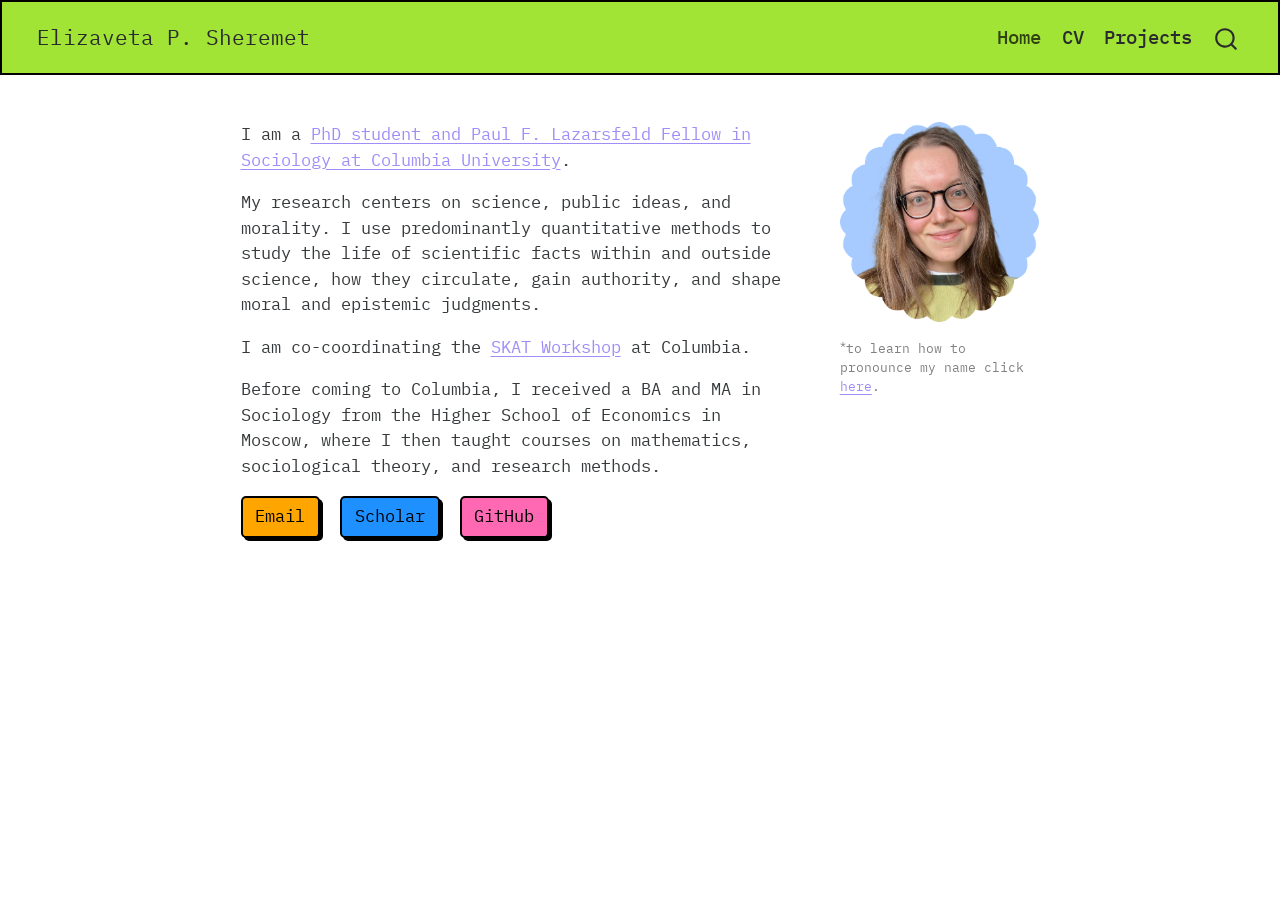
<file: index.html>
<!DOCTYPE html>
<html xmlns="http://www.w3.org/1999/xhtml" lang="en" xml:lang="en"><head>

<meta charset="utf-8">
<meta name="generator" content="quarto-1.8.25">

<meta name="viewport" content="width=device-width, initial-scale=1.0, user-scalable=yes">


<title>Elizaveta P. Sheremet</title>
<style>
code{white-space: pre-wrap;}
span.smallcaps{font-variant: small-caps;}
div.columns{display: flex; gap: min(4vw, 1.5em);}
div.column{flex: auto; overflow-x: auto;}
div.hanging-indent{margin-left: 1.5em; text-indent: -1.5em;}
ul.task-list{list-style: none;}
ul.task-list li input[type="checkbox"] {
  width: 0.8em;
  margin: 0 0.8em 0.2em -1em; /* quarto-specific, see https://github.com/quarto-dev/quarto-cli/issues/4556 */ 
  vertical-align: middle;
}
</style>


<script src="site_libs/quarto-nav/quarto-nav.js"></script>
<script src="site_libs/quarto-nav/headroom.min.js"></script>
<script src="site_libs/clipboard/clipboard.min.js"></script>
<script src="site_libs/quarto-search/autocomplete.umd.js"></script>
<script src="site_libs/quarto-search/fuse.min.js"></script>
<script src="site_libs/quarto-search/quarto-search.js"></script>
<meta name="quarto:offset" content="./">
<link href="./favicon.ico" rel="icon">
<script src="site_libs/quarto-html/quarto.js" type="module"></script>
<script src="site_libs/quarto-html/tabsets/tabsets.js" type="module"></script>
<script src="site_libs/quarto-html/axe/axe-check.js" type="module"></script>
<script src="site_libs/quarto-html/popper.min.js"></script>
<script src="site_libs/quarto-html/tippy.umd.min.js"></script>
<script src="site_libs/quarto-html/anchor.min.js"></script>
<link href="site_libs/quarto-html/tippy.css" rel="stylesheet">
<link href="site_libs/quarto-html/quarto-syntax-highlighting-7b89279ff1a6dce999919e0e67d4d9ec.css" rel="stylesheet" id="quarto-text-highlighting-styles">
<script src="site_libs/bootstrap/bootstrap.min.js"></script>
<link href="site_libs/bootstrap/bootstrap-icons.css" rel="stylesheet">
<link href="site_libs/bootstrap/bootstrap-4eac4ff48088df98a151ddc6c1bdc7be.min.css" rel="stylesheet" append-hash="true" id="quarto-bootstrap" data-mode="light">
<script id="quarto-search-options" type="application/json">{
  "location": "navbar",
  "copy-button": false,
  "collapse-after": 3,
  "panel-placement": "end",
  "type": "overlay",
  "limit": 50,
  "keyboard-shortcut": [
    "f",
    "/",
    "s"
  ],
  "show-item-context": false,
  "language": {
    "search-no-results-text": "No results",
    "search-matching-documents-text": "matching documents",
    "search-copy-link-title": "Copy link to search",
    "search-hide-matches-text": "Hide additional matches",
    "search-more-match-text": "more match in this document",
    "search-more-matches-text": "more matches in this document",
    "search-clear-button-title": "Clear",
    "search-text-placeholder": "",
    "search-detached-cancel-button-title": "Cancel",
    "search-submit-button-title": "Submit",
    "search-label": "Search"
  }
}</script>
<meta name="google-site-verification" content="LUNtEe6tqJb_b_7XhsqfOBfBvBgoexMT283a1C5HyC0">


</head>

<body class="nav-fixed fullcontent quarto-light">

<div id="quarto-search-results"></div>
  <header id="quarto-header" class="headroom fixed-top">
    <nav class="navbar navbar-expand-lg " data-bs-theme="dark">
      <div class="navbar-container container-fluid">
      <div class="navbar-brand-container mx-auto">
    <a href="./index.html" class="navbar-brand navbar-brand-logo">
    </a>
    <a class="navbar-brand" href="./index.html">
    <span class="navbar-title">Elizaveta P. Sheremet</span>
    </a>
  </div>
            <div id="quarto-search" class="" title="Search"></div>
          <button class="navbar-toggler" type="button" data-bs-toggle="collapse" data-bs-target="#navbarCollapse" aria-controls="navbarCollapse" role="menu" aria-expanded="false" aria-label="Toggle navigation" onclick="if (window.quartoToggleHeadroom) { window.quartoToggleHeadroom(); }">
  <span class="navbar-toggler-icon"></span>
</button>
          <div class="collapse navbar-collapse" id="navbarCollapse">
            <ul class="navbar-nav navbar-nav-scroll ms-auto">
  <li class="nav-item">
    <a class="nav-link active" href="./index.html" aria-current="page"> 
<span class="menu-text">Home</span></a>
  </li>  
  <li class="nav-item">
    <a class="nav-link" href="./cv.html"> 
<span class="menu-text">CV</span></a>
  </li>  
  <li class="nav-item">
    <a class="nav-link" href="./projects.html"> 
<span class="menu-text">Projects</span></a>
  </li>  
</ul>
          </div> <!-- /navcollapse -->
            <div class="quarto-navbar-tools">
</div>
      </div> <!-- /container-fluid -->
    </nav>
</header>
<!-- content -->
<div id="quarto-content" class="quarto-container page-columns page-rows-contents page-layout-article page-navbar">
<!-- sidebar -->
<!-- margin-sidebar -->
    
<!-- main -->
<main class="content" id="quarto-document-content"><header id="title-block-header" class="quarto-title-block"></header>




<div class="columns">
<div class="column" style="width:70%;">
<p>I am a <a href="https://sociology.columbia.edu/content/elizaveta-sheremet">PhD student and Paul F. Lazarsfeld Fellow in Sociology at Columbia University</a>.</p>
<p>My research centers on science, public ideas, and morality. I use predominantly quantitative methods to study the life of scientific facts within and outside science, how they circulate, gain authority, and shape moral and epistemic judgments.</p>
<p>I am co-coordinating the <a href="https://trustcollaboratory.org/skat">SKAT Workshop</a> at Columbia.</p>
<p>Before coming to Columbia, I received a BA and MA in Sociology from the Higher School of Economics in Moscow, where I then taught courses on mathematics, sociological theory, and research methods.</p>
</div><div class="column" style="width:5%;">

</div><div class="column" style="width:25%;">
<p><img src="images/liza2.png" class="img-fluid"></p>
<div style="font-size: 75%; color: gray">
<p><sup>*</sup>to learn how to pronounce my name click <a href="https://www.youtube.com/watch?v=aAJ85JwIzxk&amp;t=17s">here</a>.</p>
</div>
</div>
</div>
<div class="d-flex gap-3 flex-wrap">
<p><a class="btn btn-orange" href="mailto:es4132@columbia.edu" role="button"> Email </a></p>
<p><a class="btn btn-blue" href="https://scholar.google.com/citations?user=Q6bDMIllIEoC&amp;hl=en" target="_blank" role="button"> Scholar </a></p>
<p><a class="btn btn-pink" href="https://github.com/lisheremet" target="_blank" role="button"> GitHub </a></p>
</div>



</main> <!-- /main -->
<script id="quarto-html-after-body" type="application/javascript">
  window.document.addEventListener("DOMContentLoaded", function (event) {
    const icon = "";
    const anchorJS = new window.AnchorJS();
    anchorJS.options = {
      placement: 'right',
      icon: icon
    };
    anchorJS.add('.anchored');
    const isCodeAnnotation = (el) => {
      for (const clz of el.classList) {
        if (clz.startsWith('code-annotation-')) {                     
          return true;
        }
      }
      return false;
    }
    const onCopySuccess = function(e) {
      // button target
      const button = e.trigger;
      // don't keep focus
      button.blur();
      // flash "checked"
      button.classList.add('code-copy-button-checked');
      var currentTitle = button.getAttribute("title");
      button.setAttribute("title", "Copied!");
      let tooltip;
      if (window.bootstrap) {
        button.setAttribute("data-bs-toggle", "tooltip");
        button.setAttribute("data-bs-placement", "left");
        button.setAttribute("data-bs-title", "Copied!");
        tooltip = new bootstrap.Tooltip(button, 
          { trigger: "manual", 
            customClass: "code-copy-button-tooltip",
            offset: [0, -8]});
        tooltip.show();    
      }
      setTimeout(function() {
        if (tooltip) {
          tooltip.hide();
          button.removeAttribute("data-bs-title");
          button.removeAttribute("data-bs-toggle");
          button.removeAttribute("data-bs-placement");
        }
        button.setAttribute("title", currentTitle);
        button.classList.remove('code-copy-button-checked');
      }, 1000);
      // clear code selection
      e.clearSelection();
    }
    const getTextToCopy = function(trigger) {
      const outerScaffold = trigger.parentElement.cloneNode(true);
      const codeEl = outerScaffold.querySelector('code');
      for (const childEl of codeEl.children) {
        if (isCodeAnnotation(childEl)) {
          childEl.remove();
        }
      }
      return codeEl.innerText;
    }
    const clipboard = new window.ClipboardJS('.code-copy-button:not([data-in-quarto-modal])', {
      text: getTextToCopy
    });
    clipboard.on('success', onCopySuccess);
    if (window.document.getElementById('quarto-embedded-source-code-modal')) {
      const clipboardModal = new window.ClipboardJS('.code-copy-button[data-in-quarto-modal]', {
        text: getTextToCopy,
        container: window.document.getElementById('quarto-embedded-source-code-modal')
      });
      clipboardModal.on('success', onCopySuccess);
    }
      var localhostRegex = new RegExp(/^(?:http|https):\/\/localhost\:?[0-9]*\//);
      var mailtoRegex = new RegExp(/^mailto:/);
        var filterRegex = new RegExp("https:\/\/lisheremet\.github\.io");
      var isInternal = (href) => {
          return filterRegex.test(href) || localhostRegex.test(href) || mailtoRegex.test(href);
      }
      // Inspect non-navigation links and adorn them if external
     var links = window.document.querySelectorAll('a[href]:not(.nav-link):not(.navbar-brand):not(.toc-action):not(.sidebar-link):not(.sidebar-item-toggle):not(.pagination-link):not(.no-external):not([aria-hidden]):not(.dropdown-item):not(.quarto-navigation-tool):not(.about-link)');
      for (var i=0; i<links.length; i++) {
        const link = links[i];
        if (!isInternal(link.href)) {
          // undo the damage that might have been done by quarto-nav.js in the case of
          // links that we want to consider external
          if (link.dataset.originalHref !== undefined) {
            link.href = link.dataset.originalHref;
          }
        }
      }
    function tippyHover(el, contentFn, onTriggerFn, onUntriggerFn) {
      const config = {
        allowHTML: true,
        maxWidth: 500,
        delay: 100,
        arrow: false,
        appendTo: function(el) {
            return el.parentElement;
        },
        interactive: true,
        interactiveBorder: 10,
        theme: 'quarto',
        placement: 'bottom-start',
      };
      if (contentFn) {
        config.content = contentFn;
      }
      if (onTriggerFn) {
        config.onTrigger = onTriggerFn;
      }
      if (onUntriggerFn) {
        config.onUntrigger = onUntriggerFn;
      }
      window.tippy(el, config); 
    }
    const noterefs = window.document.querySelectorAll('a[role="doc-noteref"]');
    for (var i=0; i<noterefs.length; i++) {
      const ref = noterefs[i];
      tippyHover(ref, function() {
        // use id or data attribute instead here
        let href = ref.getAttribute('data-footnote-href') || ref.getAttribute('href');
        try { href = new URL(href).hash; } catch {}
        const id = href.replace(/^#\/?/, "");
        const note = window.document.getElementById(id);
        if (note) {
          return note.innerHTML;
        } else {
          return "";
        }
      });
    }
    const xrefs = window.document.querySelectorAll('a.quarto-xref');
    const processXRef = (id, note) => {
      // Strip column container classes
      const stripColumnClz = (el) => {
        el.classList.remove("page-full", "page-columns");
        if (el.children) {
          for (const child of el.children) {
            stripColumnClz(child);
          }
        }
      }
      stripColumnClz(note)
      if (id === null || id.startsWith('sec-')) {
        // Special case sections, only their first couple elements
        const container = document.createElement("div");
        if (note.children && note.children.length > 2) {
          container.appendChild(note.children[0].cloneNode(true));
          for (let i = 1; i < note.children.length; i++) {
            const child = note.children[i];
            if (child.tagName === "P" && child.innerText === "") {
              continue;
            } else {
              container.appendChild(child.cloneNode(true));
              break;
            }
          }
          if (window.Quarto?.typesetMath) {
            window.Quarto.typesetMath(container);
          }
          return container.innerHTML
        } else {
          if (window.Quarto?.typesetMath) {
            window.Quarto.typesetMath(note);
          }
          return note.innerHTML;
        }
      } else {
        // Remove any anchor links if they are present
        const anchorLink = note.querySelector('a.anchorjs-link');
        if (anchorLink) {
          anchorLink.remove();
        }
        if (window.Quarto?.typesetMath) {
          window.Quarto.typesetMath(note);
        }
        if (note.classList.contains("callout")) {
          return note.outerHTML;
        } else {
          return note.innerHTML;
        }
      }
    }
    for (var i=0; i<xrefs.length; i++) {
      const xref = xrefs[i];
      tippyHover(xref, undefined, function(instance) {
        instance.disable();
        let url = xref.getAttribute('href');
        let hash = undefined; 
        if (url.startsWith('#')) {
          hash = url;
        } else {
          try { hash = new URL(url).hash; } catch {}
        }
        if (hash) {
          const id = hash.replace(/^#\/?/, "");
          const note = window.document.getElementById(id);
          if (note !== null) {
            try {
              const html = processXRef(id, note.cloneNode(true));
              instance.setContent(html);
            } finally {
              instance.enable();
              instance.show();
            }
          } else {
            // See if we can fetch this
            fetch(url.split('#')[0])
            .then(res => res.text())
            .then(html => {
              const parser = new DOMParser();
              const htmlDoc = parser.parseFromString(html, "text/html");
              const note = htmlDoc.getElementById(id);
              if (note !== null) {
                const html = processXRef(id, note);
                instance.setContent(html);
              } 
            }).finally(() => {
              instance.enable();
              instance.show();
            });
          }
        } else {
          // See if we can fetch a full url (with no hash to target)
          // This is a special case and we should probably do some content thinning / targeting
          fetch(url)
          .then(res => res.text())
          .then(html => {
            const parser = new DOMParser();
            const htmlDoc = parser.parseFromString(html, "text/html");
            const note = htmlDoc.querySelector('main.content');
            if (note !== null) {
              // This should only happen for chapter cross references
              // (since there is no id in the URL)
              // remove the first header
              if (note.children.length > 0 && note.children[0].tagName === "HEADER") {
                note.children[0].remove();
              }
              const html = processXRef(null, note);
              instance.setContent(html);
            } 
          }).finally(() => {
            instance.enable();
            instance.show();
          });
        }
      }, function(instance) {
      });
    }
        let selectedAnnoteEl;
        const selectorForAnnotation = ( cell, annotation) => {
          let cellAttr = 'data-code-cell="' + cell + '"';
          let lineAttr = 'data-code-annotation="' +  annotation + '"';
          const selector = 'span[' + cellAttr + '][' + lineAttr + ']';
          return selector;
        }
        const selectCodeLines = (annoteEl) => {
          const doc = window.document;
          const targetCell = annoteEl.getAttribute("data-target-cell");
          const targetAnnotation = annoteEl.getAttribute("data-target-annotation");
          const annoteSpan = window.document.querySelector(selectorForAnnotation(targetCell, targetAnnotation));
          const lines = annoteSpan.getAttribute("data-code-lines").split(",");
          const lineIds = lines.map((line) => {
            return targetCell + "-" + line;
          })
          let top = null;
          let height = null;
          let parent = null;
          if (lineIds.length > 0) {
              //compute the position of the single el (top and bottom and make a div)
              const el = window.document.getElementById(lineIds[0]);
              top = el.offsetTop;
              height = el.offsetHeight;
              parent = el.parentElement.parentElement;
            if (lineIds.length > 1) {
              const lastEl = window.document.getElementById(lineIds[lineIds.length - 1]);
              const bottom = lastEl.offsetTop + lastEl.offsetHeight;
              height = bottom - top;
            }
            if (top !== null && height !== null && parent !== null) {
              // cook up a div (if necessary) and position it 
              let div = window.document.getElementById("code-annotation-line-highlight");
              if (div === null) {
                div = window.document.createElement("div");
                div.setAttribute("id", "code-annotation-line-highlight");
                div.style.position = 'absolute';
                parent.appendChild(div);
              }
              div.style.top = top - 2 + "px";
              div.style.height = height + 4 + "px";
              div.style.left = 0;
              let gutterDiv = window.document.getElementById("code-annotation-line-highlight-gutter");
              if (gutterDiv === null) {
                gutterDiv = window.document.createElement("div");
                gutterDiv.setAttribute("id", "code-annotation-line-highlight-gutter");
                gutterDiv.style.position = 'absolute';
                const codeCell = window.document.getElementById(targetCell);
                const gutter = codeCell.querySelector('.code-annotation-gutter');
                gutter.appendChild(gutterDiv);
              }
              gutterDiv.style.top = top - 2 + "px";
              gutterDiv.style.height = height + 4 + "px";
            }
            selectedAnnoteEl = annoteEl;
          }
        };
        const unselectCodeLines = () => {
          const elementsIds = ["code-annotation-line-highlight", "code-annotation-line-highlight-gutter"];
          elementsIds.forEach((elId) => {
            const div = window.document.getElementById(elId);
            if (div) {
              div.remove();
            }
          });
          selectedAnnoteEl = undefined;
        };
          // Handle positioning of the toggle
      window.addEventListener(
        "resize",
        throttle(() => {
          elRect = undefined;
          if (selectedAnnoteEl) {
            selectCodeLines(selectedAnnoteEl);
          }
        }, 10)
      );
      function throttle(fn, ms) {
      let throttle = false;
      let timer;
        return (...args) => {
          if(!throttle) { // first call gets through
              fn.apply(this, args);
              throttle = true;
          } else { // all the others get throttled
              if(timer) clearTimeout(timer); // cancel #2
              timer = setTimeout(() => {
                fn.apply(this, args);
                timer = throttle = false;
              }, ms);
          }
        };
      }
        // Attach click handler to the DT
        const annoteDls = window.document.querySelectorAll('dt[data-target-cell]');
        for (const annoteDlNode of annoteDls) {
          annoteDlNode.addEventListener('click', (event) => {
            const clickedEl = event.target;
            if (clickedEl !== selectedAnnoteEl) {
              unselectCodeLines();
              const activeEl = window.document.querySelector('dt[data-target-cell].code-annotation-active');
              if (activeEl) {
                activeEl.classList.remove('code-annotation-active');
              }
              selectCodeLines(clickedEl);
              clickedEl.classList.add('code-annotation-active');
            } else {
              // Unselect the line
              unselectCodeLines();
              clickedEl.classList.remove('code-annotation-active');
            }
          });
        }
    const findCites = (el) => {
      const parentEl = el.parentElement;
      if (parentEl) {
        const cites = parentEl.dataset.cites;
        if (cites) {
          return {
            el,
            cites: cites.split(' ')
          };
        } else {
          return findCites(el.parentElement)
        }
      } else {
        return undefined;
      }
    };
    var bibliorefs = window.document.querySelectorAll('a[role="doc-biblioref"]');
    for (var i=0; i<bibliorefs.length; i++) {
      const ref = bibliorefs[i];
      const citeInfo = findCites(ref);
      if (citeInfo) {
        tippyHover(citeInfo.el, function() {
          var popup = window.document.createElement('div');
          citeInfo.cites.forEach(function(cite) {
            var citeDiv = window.document.createElement('div');
            citeDiv.classList.add('hanging-indent');
            citeDiv.classList.add('csl-entry');
            var biblioDiv = window.document.getElementById('ref-' + cite);
            if (biblioDiv) {
              citeDiv.innerHTML = biblioDiv.innerHTML;
            }
            popup.appendChild(citeDiv);
          });
          return popup.innerHTML;
        });
      }
    }
  });
  </script>
</div> <!-- /content -->




</body></html>
</file>
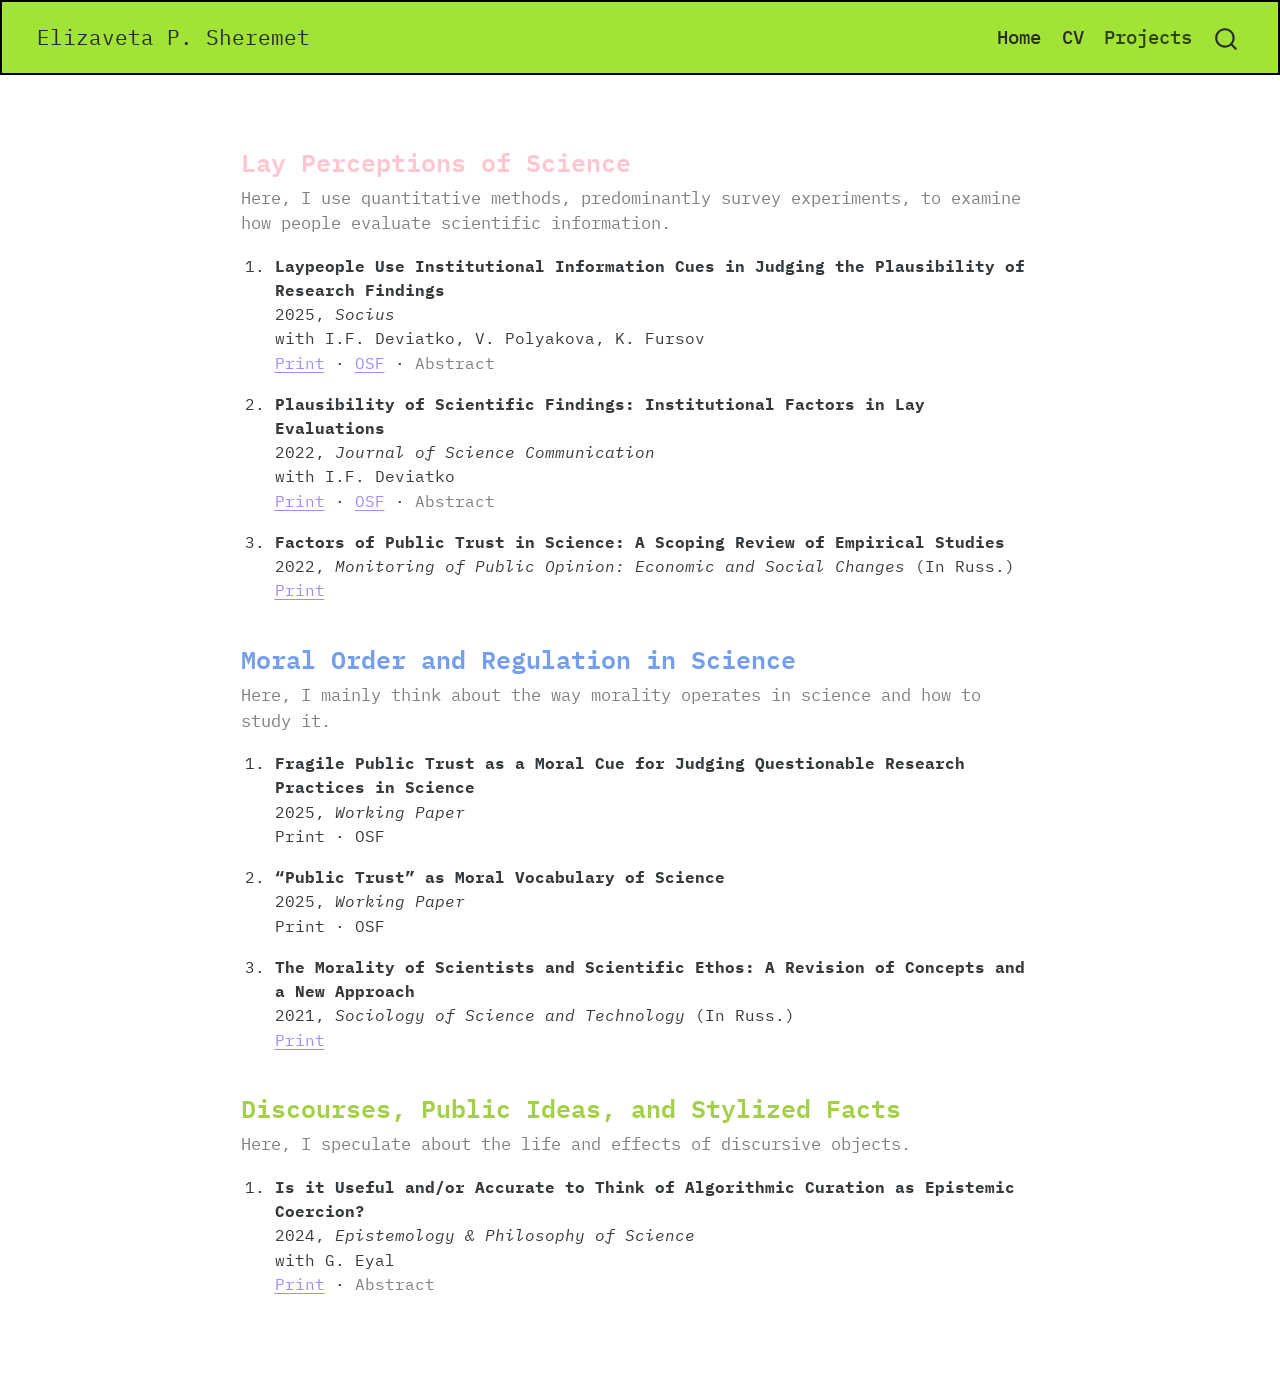
<file: projects.html>
<!DOCTYPE html>
<html xmlns="http://www.w3.org/1999/xhtml" lang="en" xml:lang="en"><head>

<meta charset="utf-8">
<meta name="generator" content="quarto-1.8.25">

<meta name="viewport" content="width=device-width, initial-scale=1.0, user-scalable=yes">


<title>projects – Elizaveta P. Sheremet</title>
<style>
code{white-space: pre-wrap;}
span.smallcaps{font-variant: small-caps;}
div.columns{display: flex; gap: min(4vw, 1.5em);}
div.column{flex: auto; overflow-x: auto;}
div.hanging-indent{margin-left: 1.5em; text-indent: -1.5em;}
ul.task-list{list-style: none;}
ul.task-list li input[type="checkbox"] {
  width: 0.8em;
  margin: 0 0.8em 0.2em -1em; /* quarto-specific, see https://github.com/quarto-dev/quarto-cli/issues/4556 */ 
  vertical-align: middle;
}
</style>


<script src="site_libs/quarto-nav/quarto-nav.js"></script>
<script src="site_libs/quarto-nav/headroom.min.js"></script>
<script src="site_libs/clipboard/clipboard.min.js"></script>
<script src="site_libs/quarto-search/autocomplete.umd.js"></script>
<script src="site_libs/quarto-search/fuse.min.js"></script>
<script src="site_libs/quarto-search/quarto-search.js"></script>
<meta name="quarto:offset" content="./">
<link href="./favicon.ico" rel="icon">
<script src="site_libs/quarto-html/quarto.js" type="module"></script>
<script src="site_libs/quarto-html/tabsets/tabsets.js" type="module"></script>
<script src="site_libs/quarto-html/axe/axe-check.js" type="module"></script>
<script src="site_libs/quarto-html/popper.min.js"></script>
<script src="site_libs/quarto-html/tippy.umd.min.js"></script>
<script src="site_libs/quarto-html/anchor.min.js"></script>
<link href="site_libs/quarto-html/tippy.css" rel="stylesheet">
<link href="site_libs/quarto-html/quarto-syntax-highlighting-7b89279ff1a6dce999919e0e67d4d9ec.css" rel="stylesheet" id="quarto-text-highlighting-styles">
<script src="site_libs/bootstrap/bootstrap.min.js"></script>
<link href="site_libs/bootstrap/bootstrap-icons.css" rel="stylesheet">
<link href="site_libs/bootstrap/bootstrap-4eac4ff48088df98a151ddc6c1bdc7be.min.css" rel="stylesheet" append-hash="true" id="quarto-bootstrap" data-mode="light">
<script id="quarto-search-options" type="application/json">{
  "location": "navbar",
  "copy-button": false,
  "collapse-after": 3,
  "panel-placement": "end",
  "type": "overlay",
  "limit": 50,
  "keyboard-shortcut": [
    "f",
    "/",
    "s"
  ],
  "show-item-context": false,
  "language": {
    "search-no-results-text": "No results",
    "search-matching-documents-text": "matching documents",
    "search-copy-link-title": "Copy link to search",
    "search-hide-matches-text": "Hide additional matches",
    "search-more-match-text": "more match in this document",
    "search-more-matches-text": "more matches in this document",
    "search-clear-button-title": "Clear",
    "search-text-placeholder": "",
    "search-detached-cancel-button-title": "Cancel",
    "search-submit-button-title": "Submit",
    "search-label": "Search"
  }
}</script>
<meta name="google-site-verification" content="LUNtEe6tqJb_b_7XhsqfOBfBvBgoexMT283a1C5HyC0">


</head>

<body class="nav-fixed fullcontent quarto-light">

<div id="quarto-search-results"></div>
  <header id="quarto-header" class="headroom fixed-top">
    <nav class="navbar navbar-expand-lg " data-bs-theme="dark">
      <div class="navbar-container container-fluid">
      <div class="navbar-brand-container mx-auto">
    <a href="./index.html" class="navbar-brand navbar-brand-logo">
    </a>
    <a class="navbar-brand" href="./index.html">
    <span class="navbar-title">Elizaveta P. Sheremet</span>
    </a>
  </div>
            <div id="quarto-search" class="" title="Search"></div>
          <button class="navbar-toggler" type="button" data-bs-toggle="collapse" data-bs-target="#navbarCollapse" aria-controls="navbarCollapse" role="menu" aria-expanded="false" aria-label="Toggle navigation" onclick="if (window.quartoToggleHeadroom) { window.quartoToggleHeadroom(); }">
  <span class="navbar-toggler-icon"></span>
</button>
          <div class="collapse navbar-collapse" id="navbarCollapse">
            <ul class="navbar-nav navbar-nav-scroll ms-auto">
  <li class="nav-item">
    <a class="nav-link" href="./index.html"> 
<span class="menu-text">Home</span></a>
  </li>  
  <li class="nav-item">
    <a class="nav-link" href="./cv.html"> 
<span class="menu-text">CV</span></a>
  </li>  
  <li class="nav-item">
    <a class="nav-link active" href="./projects.html" aria-current="page"> 
<span class="menu-text">Projects</span></a>
  </li>  
</ul>
          </div> <!-- /navcollapse -->
            <div class="quarto-navbar-tools">
</div>
      </div> <!-- /container-fluid -->
    </nav>
</header>
<!-- content -->
<div id="quarto-content" class="quarto-container page-columns page-rows-contents page-layout-article page-navbar">
<!-- sidebar -->
<!-- margin-sidebar -->
    
<!-- main -->
<main class="content" id="quarto-document-content"><header id="title-block-header" class="quarto-title-block"></header>




<div class="columns">
<div class="column" style="width:100%;">
<section id="lay-perceptions-of-science" class="level3" style="font-size: 80%; color: pink">
<h3 class="anchored" data-anchor-id="lay-perceptions-of-science">Lay Perceptions of Science</h3>
</section>
<div style="color: gray">
<p>Here, I use quantitative methods, predominantly survey experiments, to examine how people evaluate scientific information.</p>
</div>
<div style="font-size: 95%">
<ol type="1">
<li><strong>Laypeople Use Institutional Information Cues in Judging the Plausibility of Research Findings</strong><br>
2025, <em>Socius</em><br>
with I.F. Deviatko, V. Polyakova, K. Fursov<br>
<a href="https://journals.sagepub.com/doi/full/10.1177/23780231251332431">Print</a> · <a href="https://osf.io/qcexv">OSF</a> · <a href="#abs1" data-bs-toggle="collapse" style="color:grey; text-decoration: none">Abstract</a></li>
</ol>
<div id="abs1" class="collapse" width="70%" style="margin-top: 0.5rem; margin-left: 2rem; font-size: 75%; color:grey">
<p>Mediatization of science communication facilitates broader access to scientific knowledge. However, in the post-truth era, it makes the task of critical evaluation of science-based information more challenging than ever for laypeople. The authors conducted a factorial survey as part of a nationally representative Russian survey panel to evaluate the influence of institutional information cues on laypersons’ plausibility judgments. The findings indicate that funding information and institutional affiliation influence how the general public perceives the plausibility of scientific results. The data obtained also show that research results from various scientific disciplines are perceived differently in terms of their plausibility.</p>
</div>
<ol start="2" type="1">
<li><strong>Plausibility of Scientific Findings: Institutional Factors in Lay Evaluations</strong><br>
2022, <em>Journal of Science Communication</em><br>
with I.F. Deviatko<br>
<a href="https://jcom.sissa.it/article/pubid/JCOM_2105_2022_A01/">Print</a> · <a href="https://osf.io/4n9gw">OSF</a> · <a href="#abs2" data-bs-toggle="collapse" style="color:grey; text-decoration: none">Abstract</a></li>
</ol>
<div id="abs2" class="collapse" width="70%" style="margin-top: 0.5rem; margin-left: 2rem; font-size: 75%; color:grey">
<p>One of the recent “crises” experienced by science is associated with a decline in its public support. We conducted two factorial surveys among university students aiming at broadening our understanding of the information cues influencing the wider publics’ judgments of science. We found that sociological and criminological research results are perceived as less plausible compared to neuroscientific and physiological research, but as more plausible than results from genetics. In contrast with the previous data on the importance of funding and institutional prestige cues as the indirect indicators of the research quality among academic experts, we discovered the absence of any effects of funding or institutional prestige for the selected type of general audience.</p>
</div>
<ol start="3" type="1">
<li><strong>Factors of Public Trust in Science: A Scoping Review of Empirical Studies</strong><br>
2022, <em>Monitoring of Public Opinion: Economic and Social Changes</em> (In Russ.)<br>
<a href="https://doi.org/10.14515/monitoring.2022.3.2040">Print</a></li>
</ol>
</div>
</div>
</div>
<div class="columns">
<div class="column" style="width:100%;">
<section id="moral-order-and-regulation-in-science" class="level3" style="font-size: 80%; color: #6495ED">
<h3 class="anchored" data-anchor-id="moral-order-and-regulation-in-science">Moral Order and Regulation in Science</h3>
</section>
<div style="color: gray">
<p>Here, I mainly think about the way morality operates in science and how to study it.</p>
</div>
<div style="font-size: 95%">
<ol type="1">
<li><p><strong>Fragile Public Trust as a Moral Cue for Judging Questionable Research Practices in Science</strong><br>
2025, <em>Working Paper</em><br>
Print · OSF</p></li>
<li><p><strong>“Public Trust” as Moral Vocabulary of Science</strong><br>
2025, <em>Working Paper</em><br>
Print · OSF</p></li>
<li><p><strong>The Morality of Scientists and Scientific Ethos: A Revision of Concepts and a New Approach</strong><br>
2021, <em>Sociology of Science and Technology</em> (In Russ.)<br>
<a href="https://doi.org/10.24412/2079-0910-2021-3-110-127">Print</a></p></li>
</ol>
</div>
</div>
</div>
<div class="columns">
<div class="column" style="width:100%;">
<section id="discourses-public-ideas-and-stylized-facts" class="level3" style="font-size: 80%; color: #9ACD32">
<h3 class="anchored" data-anchor-id="discourses-public-ideas-and-stylized-facts">Discourses, Public Ideas, and Stylized Facts</h3>
</section>
<div style="color: gray">
<p>Here, I speculate about the life and effects of discursive objects.</p>
</div>
<div style="font-size: 95%">
<ol type="1">
<li><strong>Is it Useful and/or Accurate to Think of Algorithmic Curation as Epistemic Coercion?</strong><br>
2024, <em>Epistemology &amp; Philosophy of Science<br>
</em>with G. Eyal<br>
<a href="https://doi.org/10.5840/eps202461339">Print</a> · <a href="#abs3" data-bs-toggle="collapse" style="color:grey; text-decoration: none">Abstract</a></li>
</ol>
<div id="abs3" class="collapse" width="70%" style="margin-top: 0.5rem; margin-left: 2rem; font-size: 75%; color:grey">
<p>We argue that the concept of epistemic coercion is neither accurate nor useful for describing and thinking about the significance of the new practices of algorithmic curation, and that Foucault’s concept of rarefaction is better suited for this purpose. After establishing what Turner means by epistemic coercion, we show that it differs from how the concept of coercion is typically defined and used by philosophers and sociologists, especially because Turner does not identify a threat that causes the coerced people to act under duress. We then detail our reasons for why the concept of coercion, to our minds, flattens and to some extent distorts our understanding of the practice of curation. Among these reasons are the blurry lines and interdependence between curation and self-curation, thus between “coercion” and “resistance”; the absence of a plausible “threat” that could justify conceptualizing the operation as coercion; the inescapability of curation in order to navigate the “information glut”; as well the question of whether users of social media are aware that their information environment is curated. Finally, and directly following from these reasons, we show that Foucault’s concept of discursive “rarefaction” offers a lot more insight into the novelty and nature of contemporary curation practices. Indeed, we argue that viewed from this perspective, social media appears to represent a new rearrangement and ordering of discourse, the formation of an interface between “ordinary utterances” and “disciplines,” between everyday talk and expert discourse. This intermediate realm, where discursive events are neither ephemeral nor preserved “in the true,” depends on rarefaction-qua-curation for its existence and functioning.</p>
</div>
</div>
</div>
</div>



</main> <!-- /main -->
<script id="quarto-html-after-body" type="application/javascript">
  window.document.addEventListener("DOMContentLoaded", function (event) {
    const icon = "";
    const anchorJS = new window.AnchorJS();
    anchorJS.options = {
      placement: 'right',
      icon: icon
    };
    anchorJS.add('.anchored');
    const isCodeAnnotation = (el) => {
      for (const clz of el.classList) {
        if (clz.startsWith('code-annotation-')) {                     
          return true;
        }
      }
      return false;
    }
    const onCopySuccess = function(e) {
      // button target
      const button = e.trigger;
      // don't keep focus
      button.blur();
      // flash "checked"
      button.classList.add('code-copy-button-checked');
      var currentTitle = button.getAttribute("title");
      button.setAttribute("title", "Copied!");
      let tooltip;
      if (window.bootstrap) {
        button.setAttribute("data-bs-toggle", "tooltip");
        button.setAttribute("data-bs-placement", "left");
        button.setAttribute("data-bs-title", "Copied!");
        tooltip = new bootstrap.Tooltip(button, 
          { trigger: "manual", 
            customClass: "code-copy-button-tooltip",
            offset: [0, -8]});
        tooltip.show();    
      }
      setTimeout(function() {
        if (tooltip) {
          tooltip.hide();
          button.removeAttribute("data-bs-title");
          button.removeAttribute("data-bs-toggle");
          button.removeAttribute("data-bs-placement");
        }
        button.setAttribute("title", currentTitle);
        button.classList.remove('code-copy-button-checked');
      }, 1000);
      // clear code selection
      e.clearSelection();
    }
    const getTextToCopy = function(trigger) {
      const outerScaffold = trigger.parentElement.cloneNode(true);
      const codeEl = outerScaffold.querySelector('code');
      for (const childEl of codeEl.children) {
        if (isCodeAnnotation(childEl)) {
          childEl.remove();
        }
      }
      return codeEl.innerText;
    }
    const clipboard = new window.ClipboardJS('.code-copy-button:not([data-in-quarto-modal])', {
      text: getTextToCopy
    });
    clipboard.on('success', onCopySuccess);
    if (window.document.getElementById('quarto-embedded-source-code-modal')) {
      const clipboardModal = new window.ClipboardJS('.code-copy-button[data-in-quarto-modal]', {
        text: getTextToCopy,
        container: window.document.getElementById('quarto-embedded-source-code-modal')
      });
      clipboardModal.on('success', onCopySuccess);
    }
      var localhostRegex = new RegExp(/^(?:http|https):\/\/localhost\:?[0-9]*\//);
      var mailtoRegex = new RegExp(/^mailto:/);
        var filterRegex = new RegExp("https:\/\/lisheremet\.github\.io");
      var isInternal = (href) => {
          return filterRegex.test(href) || localhostRegex.test(href) || mailtoRegex.test(href);
      }
      // Inspect non-navigation links and adorn them if external
     var links = window.document.querySelectorAll('a[href]:not(.nav-link):not(.navbar-brand):not(.toc-action):not(.sidebar-link):not(.sidebar-item-toggle):not(.pagination-link):not(.no-external):not([aria-hidden]):not(.dropdown-item):not(.quarto-navigation-tool):not(.about-link)');
      for (var i=0; i<links.length; i++) {
        const link = links[i];
        if (!isInternal(link.href)) {
          // undo the damage that might have been done by quarto-nav.js in the case of
          // links that we want to consider external
          if (link.dataset.originalHref !== undefined) {
            link.href = link.dataset.originalHref;
          }
        }
      }
    function tippyHover(el, contentFn, onTriggerFn, onUntriggerFn) {
      const config = {
        allowHTML: true,
        maxWidth: 500,
        delay: 100,
        arrow: false,
        appendTo: function(el) {
            return el.parentElement;
        },
        interactive: true,
        interactiveBorder: 10,
        theme: 'quarto',
        placement: 'bottom-start',
      };
      if (contentFn) {
        config.content = contentFn;
      }
      if (onTriggerFn) {
        config.onTrigger = onTriggerFn;
      }
      if (onUntriggerFn) {
        config.onUntrigger = onUntriggerFn;
      }
      window.tippy(el, config); 
    }
    const noterefs = window.document.querySelectorAll('a[role="doc-noteref"]');
    for (var i=0; i<noterefs.length; i++) {
      const ref = noterefs[i];
      tippyHover(ref, function() {
        // use id or data attribute instead here
        let href = ref.getAttribute('data-footnote-href') || ref.getAttribute('href');
        try { href = new URL(href).hash; } catch {}
        const id = href.replace(/^#\/?/, "");
        const note = window.document.getElementById(id);
        if (note) {
          return note.innerHTML;
        } else {
          return "";
        }
      });
    }
    const xrefs = window.document.querySelectorAll('a.quarto-xref');
    const processXRef = (id, note) => {
      // Strip column container classes
      const stripColumnClz = (el) => {
        el.classList.remove("page-full", "page-columns");
        if (el.children) {
          for (const child of el.children) {
            stripColumnClz(child);
          }
        }
      }
      stripColumnClz(note)
      if (id === null || id.startsWith('sec-')) {
        // Special case sections, only their first couple elements
        const container = document.createElement("div");
        if (note.children && note.children.length > 2) {
          container.appendChild(note.children[0].cloneNode(true));
          for (let i = 1; i < note.children.length; i++) {
            const child = note.children[i];
            if (child.tagName === "P" && child.innerText === "") {
              continue;
            } else {
              container.appendChild(child.cloneNode(true));
              break;
            }
          }
          if (window.Quarto?.typesetMath) {
            window.Quarto.typesetMath(container);
          }
          return container.innerHTML
        } else {
          if (window.Quarto?.typesetMath) {
            window.Quarto.typesetMath(note);
          }
          return note.innerHTML;
        }
      } else {
        // Remove any anchor links if they are present
        const anchorLink = note.querySelector('a.anchorjs-link');
        if (anchorLink) {
          anchorLink.remove();
        }
        if (window.Quarto?.typesetMath) {
          window.Quarto.typesetMath(note);
        }
        if (note.classList.contains("callout")) {
          return note.outerHTML;
        } else {
          return note.innerHTML;
        }
      }
    }
    for (var i=0; i<xrefs.length; i++) {
      const xref = xrefs[i];
      tippyHover(xref, undefined, function(instance) {
        instance.disable();
        let url = xref.getAttribute('href');
        let hash = undefined; 
        if (url.startsWith('#')) {
          hash = url;
        } else {
          try { hash = new URL(url).hash; } catch {}
        }
        if (hash) {
          const id = hash.replace(/^#\/?/, "");
          const note = window.document.getElementById(id);
          if (note !== null) {
            try {
              const html = processXRef(id, note.cloneNode(true));
              instance.setContent(html);
            } finally {
              instance.enable();
              instance.show();
            }
          } else {
            // See if we can fetch this
            fetch(url.split('#')[0])
            .then(res => res.text())
            .then(html => {
              const parser = new DOMParser();
              const htmlDoc = parser.parseFromString(html, "text/html");
              const note = htmlDoc.getElementById(id);
              if (note !== null) {
                const html = processXRef(id, note);
                instance.setContent(html);
              } 
            }).finally(() => {
              instance.enable();
              instance.show();
            });
          }
        } else {
          // See if we can fetch a full url (with no hash to target)
          // This is a special case and we should probably do some content thinning / targeting
          fetch(url)
          .then(res => res.text())
          .then(html => {
            const parser = new DOMParser();
            const htmlDoc = parser.parseFromString(html, "text/html");
            const note = htmlDoc.querySelector('main.content');
            if (note !== null) {
              // This should only happen for chapter cross references
              // (since there is no id in the URL)
              // remove the first header
              if (note.children.length > 0 && note.children[0].tagName === "HEADER") {
                note.children[0].remove();
              }
              const html = processXRef(null, note);
              instance.setContent(html);
            } 
          }).finally(() => {
            instance.enable();
            instance.show();
          });
        }
      }, function(instance) {
      });
    }
        let selectedAnnoteEl;
        const selectorForAnnotation = ( cell, annotation) => {
          let cellAttr = 'data-code-cell="' + cell + '"';
          let lineAttr = 'data-code-annotation="' +  annotation + '"';
          const selector = 'span[' + cellAttr + '][' + lineAttr + ']';
          return selector;
        }
        const selectCodeLines = (annoteEl) => {
          const doc = window.document;
          const targetCell = annoteEl.getAttribute("data-target-cell");
          const targetAnnotation = annoteEl.getAttribute("data-target-annotation");
          const annoteSpan = window.document.querySelector(selectorForAnnotation(targetCell, targetAnnotation));
          const lines = annoteSpan.getAttribute("data-code-lines").split(",");
          const lineIds = lines.map((line) => {
            return targetCell + "-" + line;
          })
          let top = null;
          let height = null;
          let parent = null;
          if (lineIds.length > 0) {
              //compute the position of the single el (top and bottom and make a div)
              const el = window.document.getElementById(lineIds[0]);
              top = el.offsetTop;
              height = el.offsetHeight;
              parent = el.parentElement.parentElement;
            if (lineIds.length > 1) {
              const lastEl = window.document.getElementById(lineIds[lineIds.length - 1]);
              const bottom = lastEl.offsetTop + lastEl.offsetHeight;
              height = bottom - top;
            }
            if (top !== null && height !== null && parent !== null) {
              // cook up a div (if necessary) and position it 
              let div = window.document.getElementById("code-annotation-line-highlight");
              if (div === null) {
                div = window.document.createElement("div");
                div.setAttribute("id", "code-annotation-line-highlight");
                div.style.position = 'absolute';
                parent.appendChild(div);
              }
              div.style.top = top - 2 + "px";
              div.style.height = height + 4 + "px";
              div.style.left = 0;
              let gutterDiv = window.document.getElementById("code-annotation-line-highlight-gutter");
              if (gutterDiv === null) {
                gutterDiv = window.document.createElement("div");
                gutterDiv.setAttribute("id", "code-annotation-line-highlight-gutter");
                gutterDiv.style.position = 'absolute';
                const codeCell = window.document.getElementById(targetCell);
                const gutter = codeCell.querySelector('.code-annotation-gutter');
                gutter.appendChild(gutterDiv);
              }
              gutterDiv.style.top = top - 2 + "px";
              gutterDiv.style.height = height + 4 + "px";
            }
            selectedAnnoteEl = annoteEl;
          }
        };
        const unselectCodeLines = () => {
          const elementsIds = ["code-annotation-line-highlight", "code-annotation-line-highlight-gutter"];
          elementsIds.forEach((elId) => {
            const div = window.document.getElementById(elId);
            if (div) {
              div.remove();
            }
          });
          selectedAnnoteEl = undefined;
        };
          // Handle positioning of the toggle
      window.addEventListener(
        "resize",
        throttle(() => {
          elRect = undefined;
          if (selectedAnnoteEl) {
            selectCodeLines(selectedAnnoteEl);
          }
        }, 10)
      );
      function throttle(fn, ms) {
      let throttle = false;
      let timer;
        return (...args) => {
          if(!throttle) { // first call gets through
              fn.apply(this, args);
              throttle = true;
          } else { // all the others get throttled
              if(timer) clearTimeout(timer); // cancel #2
              timer = setTimeout(() => {
                fn.apply(this, args);
                timer = throttle = false;
              }, ms);
          }
        };
      }
        // Attach click handler to the DT
        const annoteDls = window.document.querySelectorAll('dt[data-target-cell]');
        for (const annoteDlNode of annoteDls) {
          annoteDlNode.addEventListener('click', (event) => {
            const clickedEl = event.target;
            if (clickedEl !== selectedAnnoteEl) {
              unselectCodeLines();
              const activeEl = window.document.querySelector('dt[data-target-cell].code-annotation-active');
              if (activeEl) {
                activeEl.classList.remove('code-annotation-active');
              }
              selectCodeLines(clickedEl);
              clickedEl.classList.add('code-annotation-active');
            } else {
              // Unselect the line
              unselectCodeLines();
              clickedEl.classList.remove('code-annotation-active');
            }
          });
        }
    const findCites = (el) => {
      const parentEl = el.parentElement;
      if (parentEl) {
        const cites = parentEl.dataset.cites;
        if (cites) {
          return {
            el,
            cites: cites.split(' ')
          };
        } else {
          return findCites(el.parentElement)
        }
      } else {
        return undefined;
      }
    };
    var bibliorefs = window.document.querySelectorAll('a[role="doc-biblioref"]');
    for (var i=0; i<bibliorefs.length; i++) {
      const ref = bibliorefs[i];
      const citeInfo = findCites(ref);
      if (citeInfo) {
        tippyHover(citeInfo.el, function() {
          var popup = window.document.createElement('div');
          citeInfo.cites.forEach(function(cite) {
            var citeDiv = window.document.createElement('div');
            citeDiv.classList.add('hanging-indent');
            citeDiv.classList.add('csl-entry');
            var biblioDiv = window.document.getElementById('ref-' + cite);
            if (biblioDiv) {
              citeDiv.innerHTML = biblioDiv.innerHTML;
            }
            popup.appendChild(citeDiv);
          });
          return popup.innerHTML;
        });
      }
    }
  });
  </script>
</div> <!-- /content -->




</body></html>
</file>
<file: site_libs/quarto-html/tippy.css>
.tippy-box[data-animation=fade][data-state=hidden]{opacity:0}[data-tippy-root]{max-width:calc(100vw - 10px)}.tippy-box{position:relative;background-color:#333;color:#fff;border-radius:4px;font-size:14px;line-height:1.4;white-space:normal;outline:0;transition-property:transform,visibility,opacity}.tippy-box[data-placement^=top]>.tippy-arrow{bottom:0}.tippy-box[data-placement^=top]>.tippy-arrow:before{bottom:-7px;left:0;border-width:8px 8px 0;border-top-color:initial;transform-origin:center top}.tippy-box[data-placement^=bottom]>.tippy-arrow{top:0}.tippy-box[data-placement^=bottom]>.tippy-arrow:before{top:-7px;left:0;border-width:0 8px 8px;border-bottom-color:initial;transform-origin:center bottom}.tippy-box[data-placement^=left]>.tippy-arrow{right:0}.tippy-box[data-placement^=left]>.tippy-arrow:before{border-width:8px 0 8px 8px;border-left-color:initial;right:-7px;transform-origin:center left}.tippy-box[data-placement^=right]>.tippy-arrow{left:0}.tippy-box[data-placement^=right]>.tippy-arrow:before{left:-7px;border-width:8px 8px 8px 0;border-right-color:initial;transform-origin:center right}.tippy-box[data-inertia][data-state=visible]{transition-timing-function:cubic-bezier(.54,1.5,.38,1.11)}.tippy-arrow{width:16px;height:16px;color:#333}.tippy-arrow:before{content:"";position:absolute;border-color:transparent;border-style:solid}.tippy-content{position:relative;padding:5px 9px;z-index:1}
</file>
<file: site_libs/quarto-html/quarto-syntax-highlighting-7b89279ff1a6dce999919e0e67d4d9ec.css>
/* quarto syntax highlight colors */
:root {
  --quarto-hl-ot-color: #003B4F;
  --quarto-hl-at-color: #657422;
  --quarto-hl-ss-color: #20794D;
  --quarto-hl-an-color: #5E5E5E;
  --quarto-hl-fu-color: #4758AB;
  --quarto-hl-st-color: #20794D;
  --quarto-hl-cf-color: #003B4F;
  --quarto-hl-op-color: #5E5E5E;
  --quarto-hl-er-color: #AD0000;
  --quarto-hl-bn-color: #AD0000;
  --quarto-hl-al-color: #AD0000;
  --quarto-hl-va-color: #111111;
  --quarto-hl-bu-color: inherit;
  --quarto-hl-ex-color: inherit;
  --quarto-hl-pp-color: #AD0000;
  --quarto-hl-in-color: #5E5E5E;
  --quarto-hl-vs-color: #20794D;
  --quarto-hl-wa-color: #5E5E5E;
  --quarto-hl-do-color: #5E5E5E;
  --quarto-hl-im-color: #00769E;
  --quarto-hl-ch-color: #20794D;
  --quarto-hl-dt-color: #AD0000;
  --quarto-hl-fl-color: #AD0000;
  --quarto-hl-co-color: #5E5E5E;
  --quarto-hl-cv-color: #5E5E5E;
  --quarto-hl-cn-color: #8f5902;
  --quarto-hl-sc-color: #5E5E5E;
  --quarto-hl-dv-color: #AD0000;
  --quarto-hl-kw-color: #003B4F;
}

/* other quarto variables */
:root {
  --quarto-font-monospace: SFMono-Regular, Menlo, Monaco, Consolas, "Liberation Mono", "Courier New", monospace;
}

/* syntax highlight based on Pandoc's rules */
pre > code.sourceCode > span {
  color: #003B4F;
}

code.sourceCode > span {
  color: #003B4F;
}

div.sourceCode,
div.sourceCode pre.sourceCode {
  color: #003B4F;
}

/* Normal */
code span {
  color: #003B4F;
}

/* Alert */
code span.al {
  color: #AD0000;
  font-style: inherit;
}

/* Annotation */
code span.an {
  color: #5E5E5E;
  font-style: inherit;
}

/* Attribute */
code span.at {
  color: #657422;
  font-style: inherit;
}

/* BaseN */
code span.bn {
  color: #AD0000;
  font-style: inherit;
}

/* BuiltIn */
code span.bu {
  font-style: inherit;
}

/* ControlFlow */
code span.cf {
  color: #003B4F;
  font-weight: bold;
  font-style: inherit;
}

/* Char */
code span.ch {
  color: #20794D;
  font-style: inherit;
}

/* Constant */
code span.cn {
  color: #8f5902;
  font-style: inherit;
}

/* Comment */
code span.co {
  color: #5E5E5E;
  font-style: inherit;
}

/* CommentVar */
code span.cv {
  color: #5E5E5E;
  font-style: italic;
}

/* Documentation */
code span.do {
  color: #5E5E5E;
  font-style: italic;
}

/* DataType */
code span.dt {
  color: #AD0000;
  font-style: inherit;
}

/* DecVal */
code span.dv {
  color: #AD0000;
  font-style: inherit;
}

/* Error */
code span.er {
  color: #AD0000;
  font-style: inherit;
}

/* Extension */
code span.ex {
  font-style: inherit;
}

/* Float */
code span.fl {
  color: #AD0000;
  font-style: inherit;
}

/* Function */
code span.fu {
  color: #4758AB;
  font-style: inherit;
}

/* Import */
code span.im {
  color: #00769E;
  font-style: inherit;
}

/* Information */
code span.in {
  color: #5E5E5E;
  font-style: inherit;
}

/* Keyword */
code span.kw {
  color: #003B4F;
  font-weight: bold;
  font-style: inherit;
}

/* Operator */
code span.op {
  color: #5E5E5E;
  font-style: inherit;
}

/* Other */
code span.ot {
  color: #003B4F;
  font-style: inherit;
}

/* Preprocessor */
code span.pp {
  color: #AD0000;
  font-style: inherit;
}

/* SpecialChar */
code span.sc {
  color: #5E5E5E;
  font-style: inherit;
}

/* SpecialString */
code span.ss {
  color: #20794D;
  font-style: inherit;
}

/* String */
code span.st {
  color: #20794D;
  font-style: inherit;
}

/* Variable */
code span.va {
  color: #111111;
  font-style: inherit;
}

/* VerbatimString */
code span.vs {
  color: #20794D;
  font-style: inherit;
}

/* Warning */
code span.wa {
  color: #5E5E5E;
  font-style: italic;
}

.prevent-inlining {
  content: "</";
}

/*# sourceMappingURL=3944bc705cfaf4c80e56f77c5205168a.css.map */
</file>
